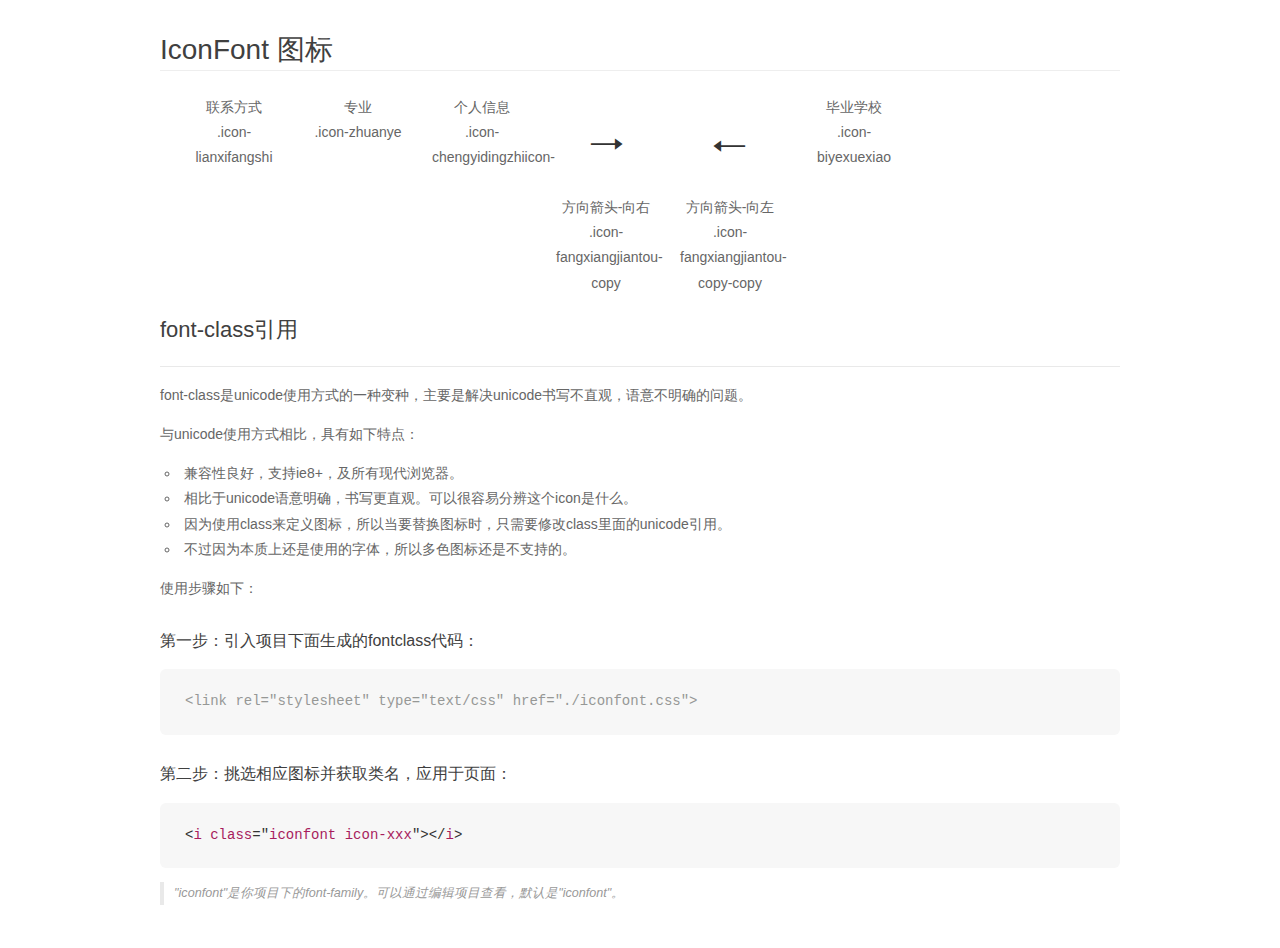
<file: font/demo_fontclass (2).html>
<!DOCTYPE html>
<html>
<head>
    <meta charset="utf-8"/>
    <title>IconFont</title>
    <link rel="stylesheet" href="demo.css">
    <link rel="stylesheet" href="iconfont.css">
</head>
<body>
    <div class="main markdown">
        <h1>IconFont 图标</h1>
        <ul class="icon_lists clear">
            
                <li>
                <i class="icon iconfont icon-lianxifangshi"></i>
                    <div class="name">联系方式</div>
                    <div class="fontclass">.icon-lianxifangshi</div>
                </li>
            
                <li>
                <i class="icon iconfont icon-zhuanye"></i>
                    <div class="name">专业</div>
                    <div class="fontclass">.icon-zhuanye</div>
                </li>
            
                <li>
                <i class="icon iconfont icon-chengyidingzhiicon-"></i>
                    <div class="name">个人信息</div>
                    <div class="fontclass">.icon-chengyidingzhiicon-</div>
                </li>
            
                <li>
                <i class="icon iconfont icon-fangxiangjiantou-copy"></i>
                    <div class="name">方向箭头-向右</div>
                    <div class="fontclass">.icon-fangxiangjiantou-copy</div>
                </li>
            
                <li>
                <i class="icon iconfont icon-fangxiangjiantou-copy-copy"></i>
                    <div class="name">方向箭头-向左</div>
                    <div class="fontclass">.icon-fangxiangjiantou-copy-copy</div>
                </li>
            
                <li>
                <i class="icon iconfont icon-biyexuexiao"></i>
                    <div class="name">毕业学校</div>
                    <div class="fontclass">.icon-biyexuexiao</div>
                </li>
            
        </ul>

        <h2 id="font-class-">font-class引用</h2>
        <hr>

        <p>font-class是unicode使用方式的一种变种，主要是解决unicode书写不直观，语意不明确的问题。</p>
        <p>与unicode使用方式相比，具有如下特点：</p>
        <ul>
        <li>兼容性良好，支持ie8+，及所有现代浏览器。</li>
        <li>相比于unicode语意明确，书写更直观。可以很容易分辨这个icon是什么。</li>
        <li>因为使用class来定义图标，所以当要替换图标时，只需要修改class里面的unicode引用。</li>
        <li>不过因为本质上还是使用的字体，所以多色图标还是不支持的。</li>
        </ul>
        <p>使用步骤如下：</p>
        <h3 id="-fontclass-">第一步：引入项目下面生成的fontclass代码：</h3>


        <pre><code class="lang-js hljs javascript"><span class="hljs-comment">&lt;link rel="stylesheet" type="text/css" href="./iconfont.css"&gt;</span></code></pre>
        <h3 id="-">第二步：挑选相应图标并获取类名，应用于页面：</h3>
        <pre><code class="lang-css hljs">&lt;<span class="hljs-selector-tag">i</span> <span class="hljs-selector-tag">class</span>="<span class="hljs-selector-tag">iconfont</span> <span class="hljs-selector-tag">icon-xxx</span>"&gt;&lt;/<span class="hljs-selector-tag">i</span>&gt;</code></pre>
        <blockquote>
        <p>"iconfont"是你项目下的font-family。可以通过编辑项目查看，默认是"iconfont"。</p>
        </blockquote>
    </div>
</body>
</html>
</file>
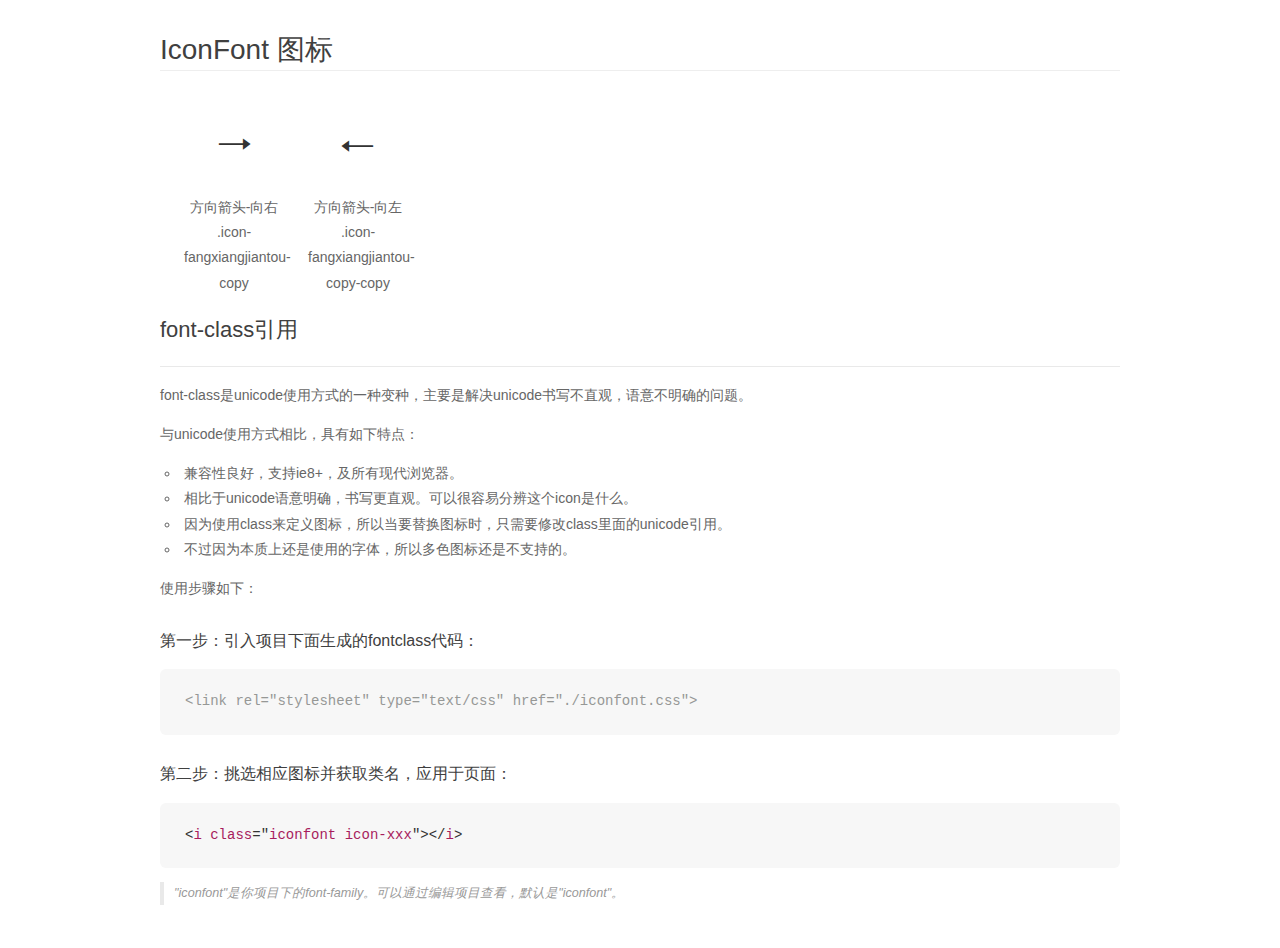
<file: font/demo_fontclass.html>
<!DOCTYPE html>
<html>
<head>
    <meta charset="utf-8"/>
    <title>IconFont</title>
    <link rel="stylesheet" href="demo.css">
    <link rel="stylesheet" href="iconfont.css">
</head>
<body>
    <div class="main markdown">
        <h1>IconFont 图标</h1>
        <ul class="icon_lists clear">
            
                <li>
                <i class="icon iconfont icon-fangxiangjiantou-copy"></i>
                    <div class="name">方向箭头-向右</div>
                    <div class="fontclass">.icon-fangxiangjiantou-copy</div>
                </li>
            
                <li>
                <i class="icon iconfont icon-fangxiangjiantou-copy-copy"></i>
                    <div class="name">方向箭头-向左</div>
                    <div class="fontclass">.icon-fangxiangjiantou-copy-copy</div>
                </li>
            
        </ul>

        <h2 id="font-class-">font-class引用</h2>
        <hr>

        <p>font-class是unicode使用方式的一种变种，主要是解决unicode书写不直观，语意不明确的问题。</p>
        <p>与unicode使用方式相比，具有如下特点：</p>
        <ul>
        <li>兼容性良好，支持ie8+，及所有现代浏览器。</li>
        <li>相比于unicode语意明确，书写更直观。可以很容易分辨这个icon是什么。</li>
        <li>因为使用class来定义图标，所以当要替换图标时，只需要修改class里面的unicode引用。</li>
        <li>不过因为本质上还是使用的字体，所以多色图标还是不支持的。</li>
        </ul>
        <p>使用步骤如下：</p>
        <h3 id="-fontclass-">第一步：引入项目下面生成的fontclass代码：</h3>


        <pre><code class="lang-js hljs javascript"><span class="hljs-comment">&lt;link rel="stylesheet" type="text/css" href="./iconfont.css"&gt;</span></code></pre>
        <h3 id="-">第二步：挑选相应图标并获取类名，应用于页面：</h3>
        <pre><code class="lang-css hljs">&lt;<span class="hljs-selector-tag">i</span> <span class="hljs-selector-tag">class</span>="<span class="hljs-selector-tag">iconfont</span> <span class="hljs-selector-tag">icon-xxx</span>"&gt;&lt;/<span class="hljs-selector-tag">i</span>&gt;</code></pre>
        <blockquote>
        <p>"iconfont"是你项目下的font-family。可以通过编辑项目查看，默认是"iconfont"。</p>
        </blockquote>
    </div>
</body>
</html>
</file>
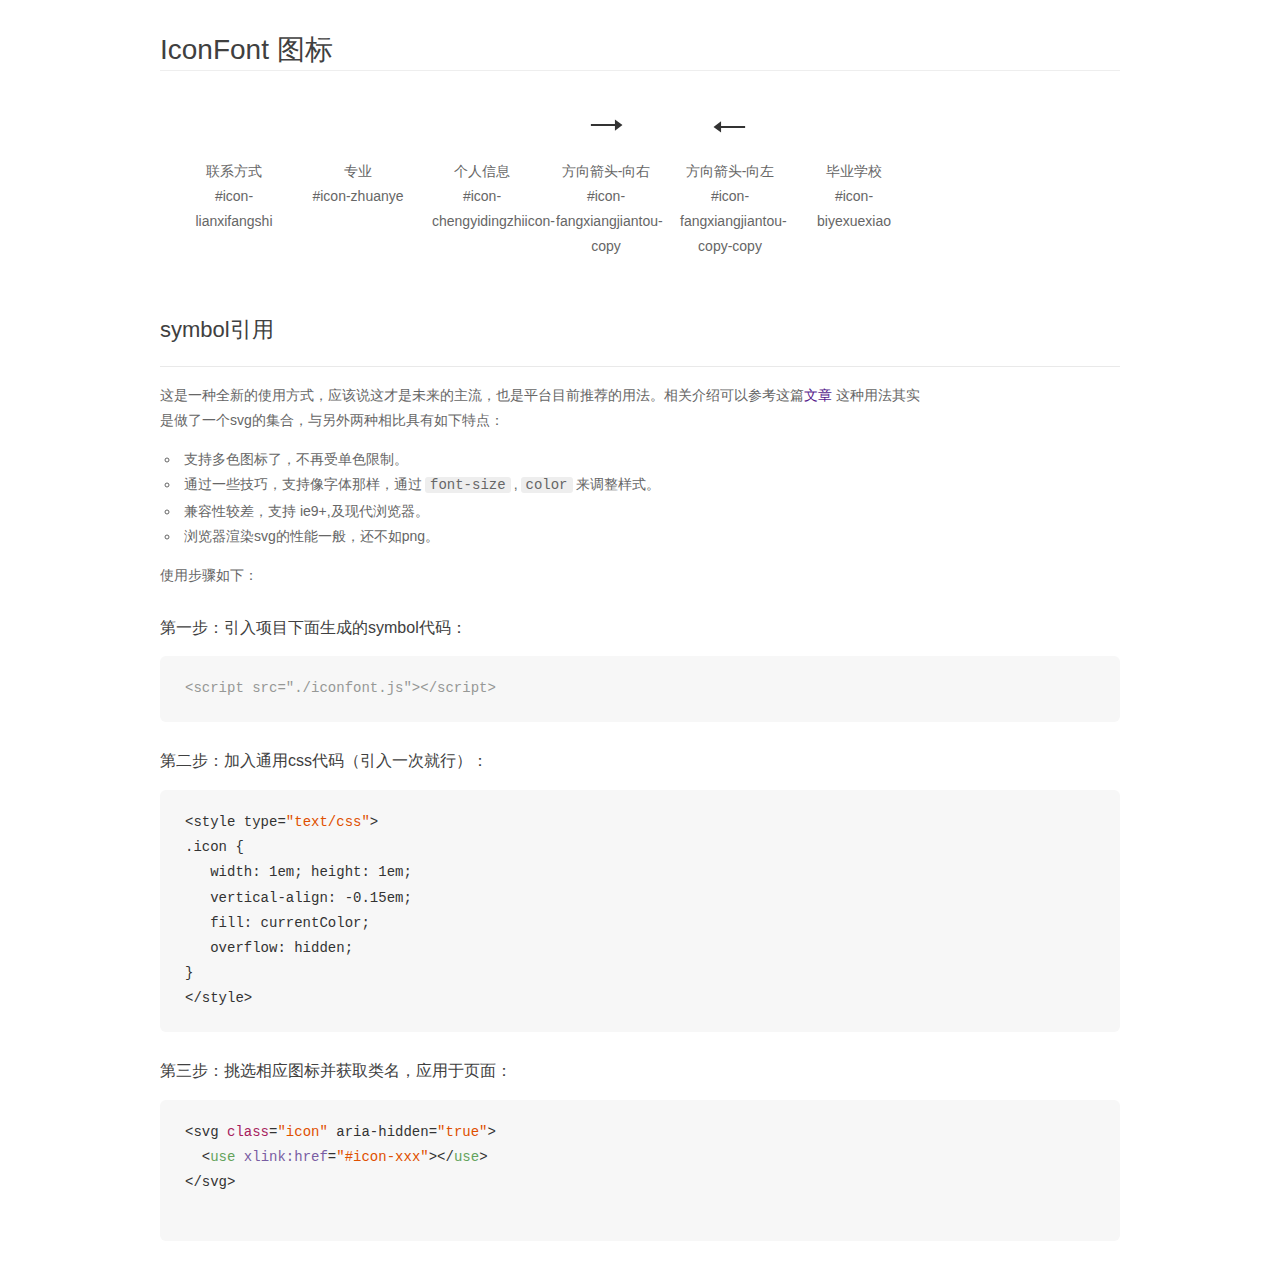
<file: font/demo_symbol - 副本.html>
<!DOCTYPE html>
<html>
<head>
    <meta charset="utf-8"/>
    <title>IconFont</title>
    <link rel="stylesheet" href="demo.css">
    <script src="iconfont.js"></script>

    <style type="text/css">
        .icon {
          /* 通过设置 font-size 来改变图标大小 */
          width: 1em; height: 1em;
          /* 图标和文字相邻时，垂直对齐 */
          vertical-align: -0.15em;
          /* 通过设置 color 来改变 SVG 的颜色/fill */
          fill: currentColor;
          /* path 和 stroke 溢出 viewBox 部分在 IE 下会显示
             normalize.css 中也包含这行 */
          overflow: hidden;
        }

    </style>
</head>
<body>
    <div class="main markdown">
        <h1>IconFont 图标</h1>
        <ul class="icon_lists clear">
            
                <li>
                    <svg class="icon" aria-hidden="true">
                        <use xlink:href="#icon-lianxifangshi"></use>
                    </svg>
                    <div class="name">联系方式</div>
                    <div class="fontclass">#icon-lianxifangshi</div>
                </li>
            
                <li>
                    <svg class="icon" aria-hidden="true">
                        <use xlink:href="#icon-zhuanye"></use>
                    </svg>
                    <div class="name">专业</div>
                    <div class="fontclass">#icon-zhuanye</div>
                </li>
            
                <li>
                    <svg class="icon" aria-hidden="true">
                        <use xlink:href="#icon-chengyidingzhiicon-"></use>
                    </svg>
                    <div class="name">个人信息</div>
                    <div class="fontclass">#icon-chengyidingzhiicon-</div>
                </li>
            
                <li>
                    <svg class="icon" aria-hidden="true">
                        <use xlink:href="#icon-fangxiangjiantou-copy"></use>
                    </svg>
                    <div class="name">方向箭头-向右</div>
                    <div class="fontclass">#icon-fangxiangjiantou-copy</div>
                </li>
            
                <li>
                    <svg class="icon" aria-hidden="true">
                        <use xlink:href="#icon-fangxiangjiantou-copy-copy"></use>
                    </svg>
                    <div class="name">方向箭头-向左</div>
                    <div class="fontclass">#icon-fangxiangjiantou-copy-copy</div>
                </li>
            
                <li>
                    <svg class="icon" aria-hidden="true">
                        <use xlink:href="#icon-biyexuexiao"></use>
                    </svg>
                    <div class="name">毕业学校</div>
                    <div class="fontclass">#icon-biyexuexiao</div>
                </li>
            
        </ul>


        <h2 id="symbol-">symbol引用</h2>
        <hr>

        <p>这是一种全新的使用方式，应该说这才是未来的主流，也是平台目前推荐的用法。相关介绍可以参考这篇<a href="">文章</a>
        这种用法其实是做了一个svg的集合，与另外两种相比具有如下特点：</p>
        <ul>
          <li>支持多色图标了，不再受单色限制。</li>
          <li>通过一些技巧，支持像字体那样，通过<code>font-size</code>,<code>color</code>来调整样式。</li>
          <li>兼容性较差，支持 ie9+,及现代浏览器。</li>
          <li>浏览器渲染svg的性能一般，还不如png。</li>
        </ul>
        <p>使用步骤如下：</p>
        <h3 id="-symbol-">第一步：引入项目下面生成的symbol代码：</h3>
        <pre><code class="lang-js hljs javascript"><span class="hljs-comment">&lt;script src="./iconfont.js"&gt;&lt;/script&gt;</span></code></pre>
        <h3 id="-css-">第二步：加入通用css代码（引入一次就行）：</h3>
        <pre><code class="lang-js hljs javascript">&lt;style type=<span class="hljs-string">"text/css"</span>&gt;
.icon {
   width: <span class="hljs-number">1</span>em; height: <span class="hljs-number">1</span>em;
   vertical-align: <span class="hljs-number">-0.15</span>em;
   fill: currentColor;
   overflow: hidden;
}
&lt;<span class="hljs-regexp">/style&gt;</span></code></pre>
        <h3 id="-">第三步：挑选相应图标并获取类名，应用于页面：</h3>
        <pre><code class="lang-js hljs javascript">&lt;svg <span class="hljs-class"><span class="hljs-keyword">class</span></span>=<span class="hljs-string">"icon"</span> aria-hidden=<span class="hljs-string">"true"</span>&gt;<span class="xml"><span class="hljs-tag">
  &lt;<span class="hljs-name">use</span> <span class="hljs-attr">xlink:href</span>=<span class="hljs-string">"#icon-xxx"</span>&gt;</span><span class="hljs-tag">&lt;/<span class="hljs-name">use</span>&gt;</span>
</span>&lt;<span class="hljs-regexp">/svg&gt;
        </span></code></pre>
    </div>
</body>
</html>
</file>
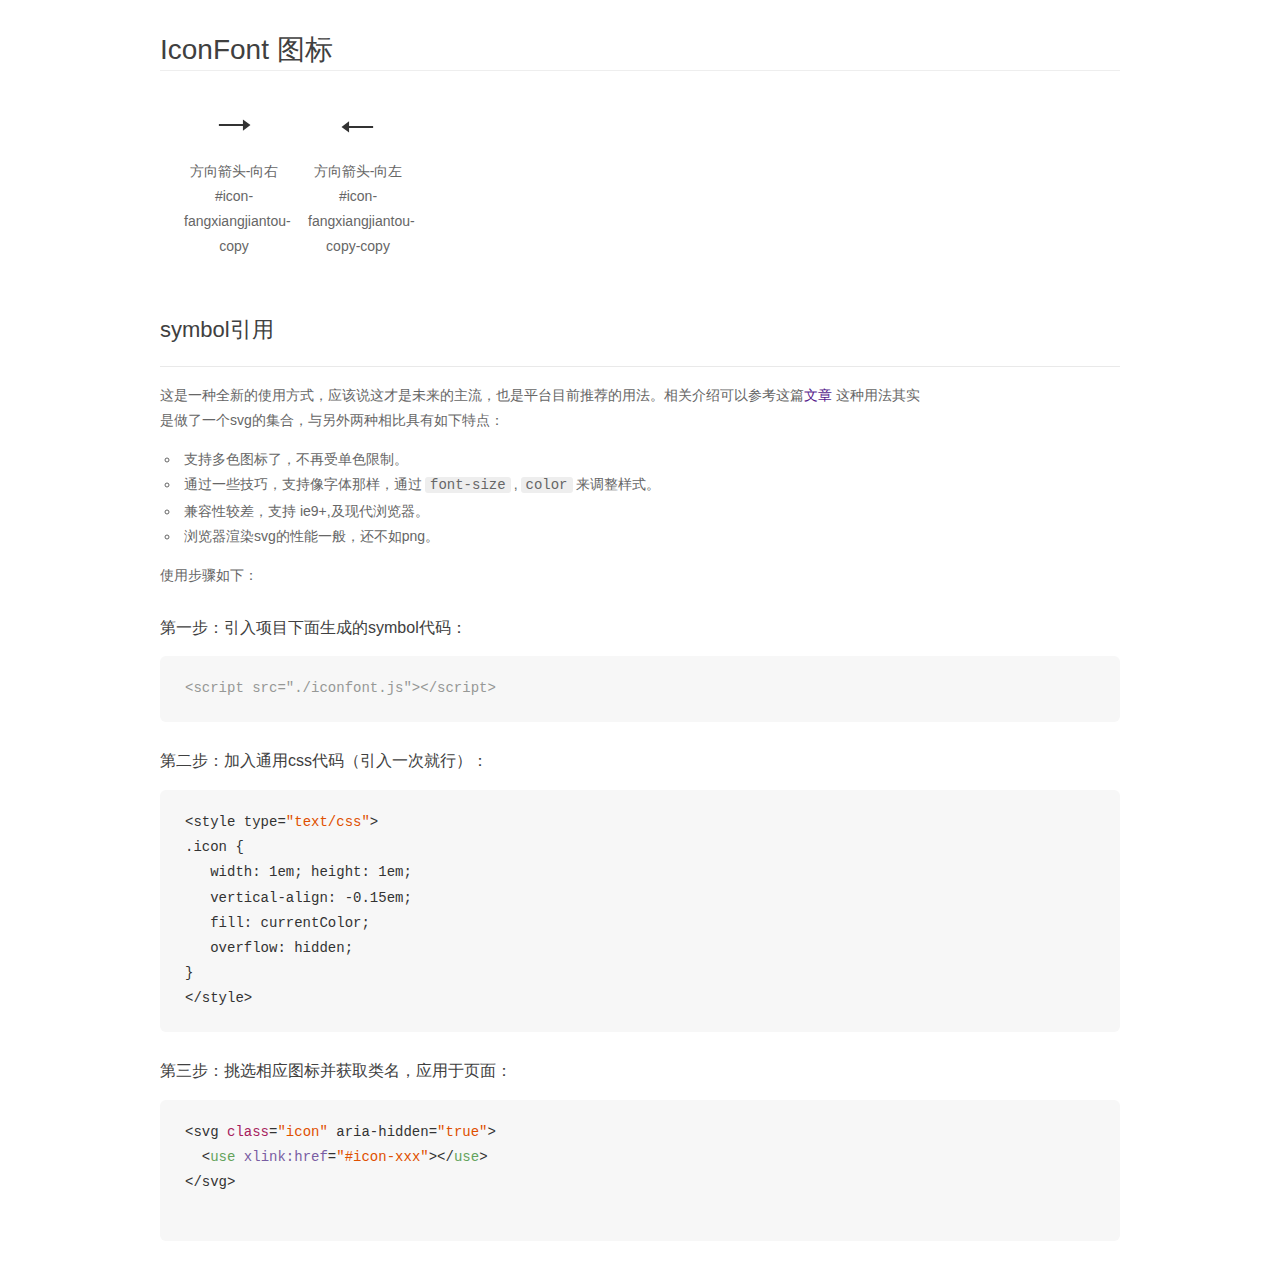
<file: font/demo_symbol.html>
<!DOCTYPE html>
<html>
<head>
    <meta charset="utf-8"/>
    <title>IconFont</title>
    <link rel="stylesheet" href="demo.css">
    <script src="iconfont.js"></script>

    <style type="text/css">
        .icon {
          /* 通过设置 font-size 来改变图标大小 */
          width: 1em; height: 1em;
          /* 图标和文字相邻时，垂直对齐 */
          vertical-align: -0.15em;
          /* 通过设置 color 来改变 SVG 的颜色/fill */
          fill: currentColor;
          /* path 和 stroke 溢出 viewBox 部分在 IE 下会显示
             normalize.css 中也包含这行 */
          overflow: hidden;
        }

    </style>
</head>
<body>
    <div class="main markdown">
        <h1>IconFont 图标</h1>
        <ul class="icon_lists clear">
            
                <li>
                    <svg class="icon" aria-hidden="true">
                        <use xlink:href="#icon-fangxiangjiantou-copy"></use>
                    </svg>
                    <div class="name">方向箭头-向右</div>
                    <div class="fontclass">#icon-fangxiangjiantou-copy</div>
                </li>
            
                <li>
                    <svg class="icon" aria-hidden="true">
                        <use xlink:href="#icon-fangxiangjiantou-copy-copy"></use>
                    </svg>
                    <div class="name">方向箭头-向左</div>
                    <div class="fontclass">#icon-fangxiangjiantou-copy-copy</div>
                </li>
            
        </ul>


        <h2 id="symbol-">symbol引用</h2>
        <hr>

        <p>这是一种全新的使用方式，应该说这才是未来的主流，也是平台目前推荐的用法。相关介绍可以参考这篇<a href="">文章</a>
        这种用法其实是做了一个svg的集合，与另外两种相比具有如下特点：</p>
        <ul>
          <li>支持多色图标了，不再受单色限制。</li>
          <li>通过一些技巧，支持像字体那样，通过<code>font-size</code>,<code>color</code>来调整样式。</li>
          <li>兼容性较差，支持 ie9+,及现代浏览器。</li>
          <li>浏览器渲染svg的性能一般，还不如png。</li>
        </ul>
        <p>使用步骤如下：</p>
        <h3 id="-symbol-">第一步：引入项目下面生成的symbol代码：</h3>
        <pre><code class="lang-js hljs javascript"><span class="hljs-comment">&lt;script src="./iconfont.js"&gt;&lt;/script&gt;</span></code></pre>
        <h3 id="-css-">第二步：加入通用css代码（引入一次就行）：</h3>
        <pre><code class="lang-js hljs javascript">&lt;style type=<span class="hljs-string">"text/css"</span>&gt;
.icon {
   width: <span class="hljs-number">1</span>em; height: <span class="hljs-number">1</span>em;
   vertical-align: <span class="hljs-number">-0.15</span>em;
   fill: currentColor;
   overflow: hidden;
}
&lt;<span class="hljs-regexp">/style&gt;</span></code></pre>
        <h3 id="-">第三步：挑选相应图标并获取类名，应用于页面：</h3>
        <pre><code class="lang-js hljs javascript">&lt;svg <span class="hljs-class"><span class="hljs-keyword">class</span></span>=<span class="hljs-string">"icon"</span> aria-hidden=<span class="hljs-string">"true"</span>&gt;<span class="xml"><span class="hljs-tag">
  &lt;<span class="hljs-name">use</span> <span class="hljs-attr">xlink:href</span>=<span class="hljs-string">"#icon-xxx"</span>&gt;</span><span class="hljs-tag">&lt;/<span class="hljs-name">use</span>&gt;</span>
</span>&lt;<span class="hljs-regexp">/svg&gt;
        </span></code></pre>
    </div>
</body>
</html>
</file>
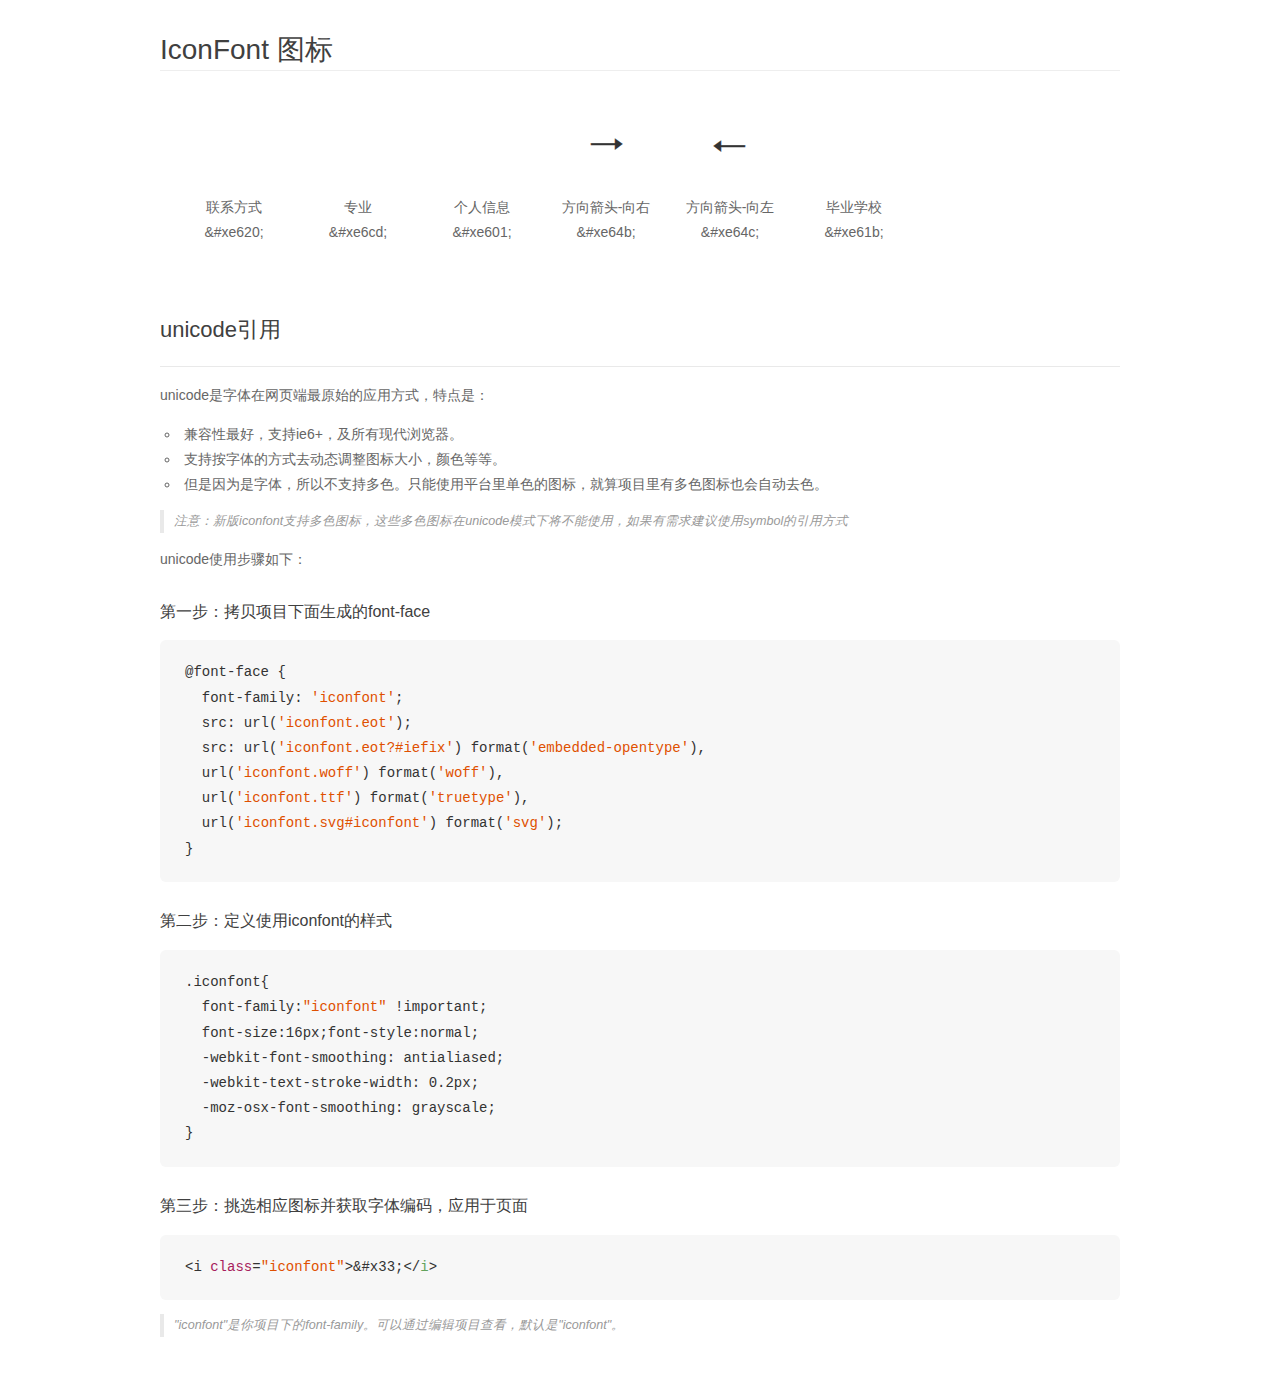
<file: font/demo_unicode - 副本.html>
<!DOCTYPE html>
<html>
<head>
    <meta charset="utf-8"/>
    <title>IconFont</title>
    <link rel="stylesheet" href="demo.css">

    <style type="text/css">

        @font-face {font-family: "iconfont";
          src: url('iconfont.eot'); /* IE9*/
          src: url('iconfont.eot#iefix') format('embedded-opentype'), /* IE6-IE8 */
          url('iconfont.woff') format('woff'), /* chrome, firefox */
          url('iconfont.ttf') format('truetype'), /* chrome, firefox, opera, Safari, Android, iOS 4.2+*/
          url('iconfont.svg#iconfont') format('svg'); /* iOS 4.1- */
        }

        .iconfont {
          font-family:"iconfont" !important;
          font-size:16px;
          font-style:normal;
          -webkit-font-smoothing: antialiased;
          -webkit-text-stroke-width: 0.2px;
          -moz-osx-font-smoothing: grayscale;
        }

    </style>
</head>
<body>
    <div class="main markdown">
        <h1>IconFont 图标</h1>
        <ul class="icon_lists clear">
            
                <li>
                <i class="icon iconfont">&#xe620;</i>
                    <div class="name">联系方式</div>
                    <div class="code">&amp;#xe620;</div>
                </li>
            
                <li>
                <i class="icon iconfont">&#xe6cd;</i>
                    <div class="name">专业</div>
                    <div class="code">&amp;#xe6cd;</div>
                </li>
            
                <li>
                <i class="icon iconfont">&#xe601;</i>
                    <div class="name">个人信息</div>
                    <div class="code">&amp;#xe601;</div>
                </li>
            
                <li>
                <i class="icon iconfont">&#xe64b;</i>
                    <div class="name">方向箭头-向右</div>
                    <div class="code">&amp;#xe64b;</div>
                </li>
            
                <li>
                <i class="icon iconfont">&#xe64c;</i>
                    <div class="name">方向箭头-向左</div>
                    <div class="code">&amp;#xe64c;</div>
                </li>
            
                <li>
                <i class="icon iconfont">&#xe61b;</i>
                    <div class="name">毕业学校</div>
                    <div class="code">&amp;#xe61b;</div>
                </li>
            
        </ul>
        <h2 id="unicode-">unicode引用</h2>
        <hr>

        <p>unicode是字体在网页端最原始的应用方式，特点是：</p>
        <ul>
        <li>兼容性最好，支持ie6+，及所有现代浏览器。</li>
        <li>支持按字体的方式去动态调整图标大小，颜色等等。</li>
        <li>但是因为是字体，所以不支持多色。只能使用平台里单色的图标，就算项目里有多色图标也会自动去色。</li>
        </ul>
        <blockquote>
        <p>注意：新版iconfont支持多色图标，这些多色图标在unicode模式下将不能使用，如果有需求建议使用symbol的引用方式</p>
        </blockquote>
        <p>unicode使用步骤如下：</p>
        <h3 id="-font-face">第一步：拷贝项目下面生成的font-face</h3>
        <pre><code class="lang-js hljs javascript">@font-face {
  font-family: <span class="hljs-string">'iconfont'</span>;
  src: url(<span class="hljs-string">'iconfont.eot'</span>);
  src: url(<span class="hljs-string">'iconfont.eot?#iefix'</span>) format(<span class="hljs-string">'embedded-opentype'</span>),
  url(<span class="hljs-string">'iconfont.woff'</span>) format(<span class="hljs-string">'woff'</span>),
  url(<span class="hljs-string">'iconfont.ttf'</span>) format(<span class="hljs-string">'truetype'</span>),
  url(<span class="hljs-string">'iconfont.svg#iconfont'</span>) format(<span class="hljs-string">'svg'</span>);
}
</code></pre>
        <h3 id="-iconfont-">第二步：定义使用iconfont的样式</h3>
        <pre><code class="lang-js hljs javascript">.iconfont{
  font-family:<span class="hljs-string">"iconfont"</span> !important;
  font-size:<span class="hljs-number">16</span>px;font-style:normal;
  -webkit-font-smoothing: antialiased;
  -webkit-text-stroke-width: <span class="hljs-number">0.2</span>px;
  -moz-osx-font-smoothing: grayscale;
}
</code></pre>
        <h3 id="-">第三步：挑选相应图标并获取字体编码，应用于页面</h3>
        <pre><code class="lang-js hljs javascript">&lt;i <span class="hljs-class"><span class="hljs-keyword">class</span></span>=<span class="hljs-string">"iconfont"</span>&gt;&amp;#x33;<span class="xml"><span class="hljs-tag">&lt;/<span class="hljs-name">i</span>&gt;</span></span></code></pre>

        <blockquote>
        <p>"iconfont"是你项目下的font-family。可以通过编辑项目查看，默认是"iconfont"。</p>
        </blockquote>
    </div>


</body>
</html>
</file>
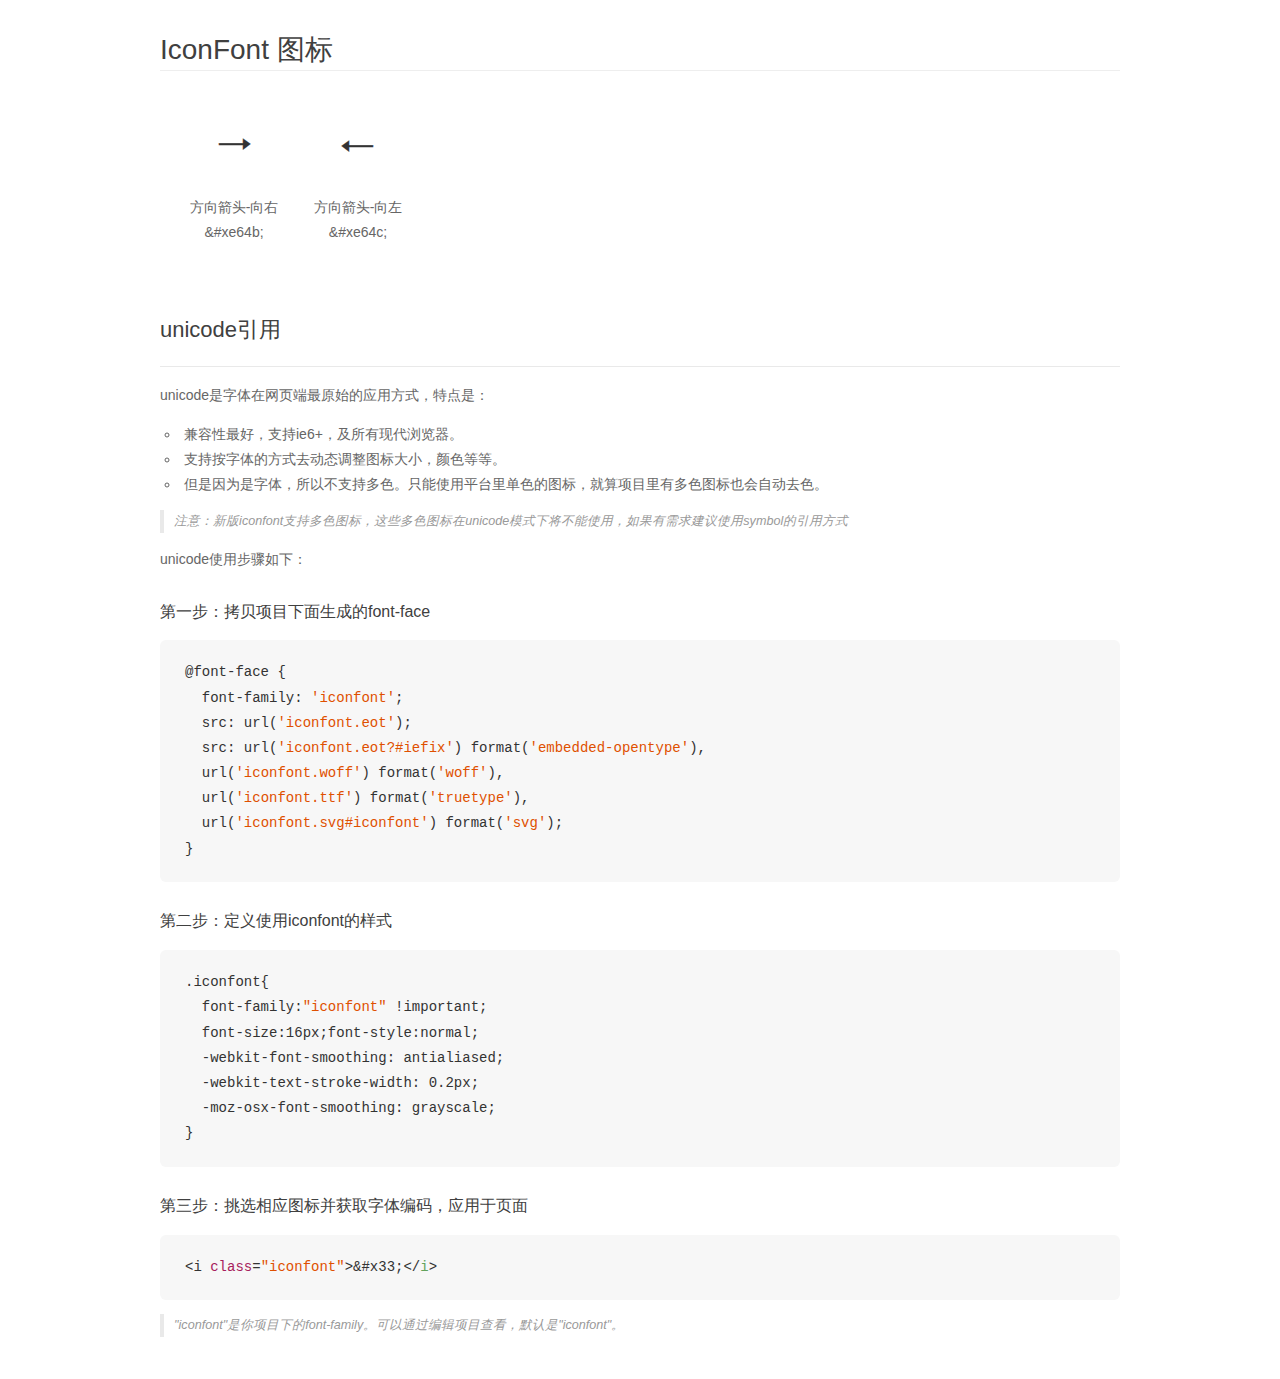
<file: font/demo_unicode.html>
<!DOCTYPE html>
<html>
<head>
    <meta charset="utf-8"/>
    <title>IconFont</title>
    <link rel="stylesheet" href="demo.css">

    <style type="text/css">

        @font-face {font-family: "iconfont";
          src: url('iconfont.eot'); /* IE9*/
          src: url('iconfont.eot#iefix') format('embedded-opentype'), /* IE6-IE8 */
          url('iconfont.woff') format('woff'), /* chrome, firefox */
          url('iconfont.ttf') format('truetype'), /* chrome, firefox, opera, Safari, Android, iOS 4.2+*/
          url('iconfont.svg#iconfont') format('svg'); /* iOS 4.1- */
        }

        .iconfont {
          font-family:"iconfont" !important;
          font-size:16px;
          font-style:normal;
          -webkit-font-smoothing: antialiased;
          -webkit-text-stroke-width: 0.2px;
          -moz-osx-font-smoothing: grayscale;
        }

    </style>
</head>
<body>
    <div class="main markdown">
        <h1>IconFont 图标</h1>
        <ul class="icon_lists clear">
            
                <li>
                <i class="icon iconfont">&#xe64b;</i>
                    <div class="name">方向箭头-向右</div>
                    <div class="code">&amp;#xe64b;</div>
                </li>
            
                <li>
                <i class="icon iconfont">&#xe64c;</i>
                    <div class="name">方向箭头-向左</div>
                    <div class="code">&amp;#xe64c;</div>
                </li>
            
        </ul>
        <h2 id="unicode-">unicode引用</h2>
        <hr>

        <p>unicode是字体在网页端最原始的应用方式，特点是：</p>
        <ul>
        <li>兼容性最好，支持ie6+，及所有现代浏览器。</li>
        <li>支持按字体的方式去动态调整图标大小，颜色等等。</li>
        <li>但是因为是字体，所以不支持多色。只能使用平台里单色的图标，就算项目里有多色图标也会自动去色。</li>
        </ul>
        <blockquote>
        <p>注意：新版iconfont支持多色图标，这些多色图标在unicode模式下将不能使用，如果有需求建议使用symbol的引用方式</p>
        </blockquote>
        <p>unicode使用步骤如下：</p>
        <h3 id="-font-face">第一步：拷贝项目下面生成的font-face</h3>
        <pre><code class="lang-js hljs javascript">@font-face {
  font-family: <span class="hljs-string">'iconfont'</span>;
  src: url(<span class="hljs-string">'iconfont.eot'</span>);
  src: url(<span class="hljs-string">'iconfont.eot?#iefix'</span>) format(<span class="hljs-string">'embedded-opentype'</span>),
  url(<span class="hljs-string">'iconfont.woff'</span>) format(<span class="hljs-string">'woff'</span>),
  url(<span class="hljs-string">'iconfont.ttf'</span>) format(<span class="hljs-string">'truetype'</span>),
  url(<span class="hljs-string">'iconfont.svg#iconfont'</span>) format(<span class="hljs-string">'svg'</span>);
}
</code></pre>
        <h3 id="-iconfont-">第二步：定义使用iconfont的样式</h3>
        <pre><code class="lang-js hljs javascript">.iconfont{
  font-family:<span class="hljs-string">"iconfont"</span> !important;
  font-size:<span class="hljs-number">16</span>px;font-style:normal;
  -webkit-font-smoothing: antialiased;
  -webkit-text-stroke-width: <span class="hljs-number">0.2</span>px;
  -moz-osx-font-smoothing: grayscale;
}
</code></pre>
        <h3 id="-">第三步：挑选相应图标并获取字体编码，应用于页面</h3>
        <pre><code class="lang-js hljs javascript">&lt;i <span class="hljs-class"><span class="hljs-keyword">class</span></span>=<span class="hljs-string">"iconfont"</span>&gt;&amp;#x33;<span class="xml"><span class="hljs-tag">&lt;/<span class="hljs-name">i</span>&gt;</span></span></code></pre>

        <blockquote>
        <p>"iconfont"是你项目下的font-family。可以通过编辑项目查看，默认是"iconfont"。</p>
        </blockquote>
    </div>


</body>
</html>
</file>
<file: font/iconfont.css>
@font-face {font-family: "iconfont";
  src: url('iconfont.eot?t=1503651963975'); /* IE9*/
  src: url('iconfont.eot?t=1503651963975#iefix') format('embedded-opentype'), /* IE6-IE8 */
  url('iconfont.woff?t=1503651963975') format('woff'), /* chrome, firefox */
  url('iconfont.ttf?t=1503651963975') format('truetype'), /* chrome, firefox, opera, Safari, Android, iOS 4.2+*/
  url('iconfont.svg?t=1503651963975#iconfont') format('svg'); /* iOS 4.1- */
}

.iconfont {
  font-family:"iconfont" !important;
  font-size:16px;
  font-style:normal;
  -webkit-font-smoothing: antialiased;
  -moz-osx-font-smoothing: grayscale;
}

.icon-fangxiangjiantou-copy:before { content: "\e64b"; }

.icon-fangxiangjiantou-copy-copy:before { content: "\e64c"; }
</file>
<file: font/demo.css>
*{margin: 0;padding: 0;list-style: none;}
/*
KISSY CSS Reset
理念：1. reset 的目的不是清除浏览器的默认样式，这仅是部分工作。清除和重置是紧密不可分的。
2. reset 的目的不是让默认样式在所有浏览器下一致，而是减少默认样式有可能带来的问题。
3. reset 期望提供一套普适通用的基础样式。但没有银弹，推荐根据具体需求，裁剪和修改后再使用。
特色：1. 适应中文；2. 基于最新主流浏览器。
维护：玉伯<lifesinger@gmail.com>, 正淳<ragecarrier@gmail.com>
 */

/** 清除内外边距 **/
body, h1, h2, h3, h4, h5, h6, hr, p, blockquote, /* structural elements 结构元素 */
dl, dt, dd, ul, ol, li, /* list elements 列表元素 */
pre, /* text formatting elements 文本格式元素 */
form, fieldset, legend, button, input, textarea, /* form elements 表单元素 */
th, td /* table elements 表格元素 */ {
  margin: 0;
  padding: 0;
}

/** 设置默认字体 **/
body,
button, input, select, textarea /* for ie */ {
  font: 12px/1.5 tahoma, arial, \5b8b\4f53, sans-serif;
}
h1, h2, h3, h4, h5, h6 { font-size: 100%; }
address, cite, dfn, em, var { font-style: normal; } /* 将斜体扶正 */
code, kbd, pre, samp { font-family: courier new, courier, monospace; } /* 统一等宽字体 */
small { font-size: 12px; } /* 小于 12px 的中文很难阅读，让 small 正常化 */

/** 重置列表元素 **/
ul, ol { list-style: none; }

/** 重置文本格式元素 **/
a { text-decoration: none; }
a:hover { text-decoration: underline; }


/** 重置表单元素 **/
legend { color: #000; } /* for ie6 */
fieldset, img { border: 0; } /* img 搭车：让链接里的 img 无边框 */
button, input, select, textarea { font-size: 100%; } /* 使得表单元素在 ie 下能继承字体大小 */
/* 注：optgroup 无法扶正 */

/** 重置表格元素 **/
table { border-collapse: collapse; border-spacing: 0; }

/* 清除浮动 */
.ks-clear:after, .clear:after {
  content: '\20';
  display: block;
  height: 0;
  clear: both;
}
.ks-clear, .clear {
  *zoom: 1;
}

.main {
  padding: 30px 100px;
width: 960px;
margin: 0 auto;
}
.main h1{font-size:36px; color:#333; text-align:left;margin-bottom:30px; border-bottom: 1px solid #eee;}

.helps{margin-top:40px;}
.helps pre{
  padding:20px;
  margin:10px 0;
  border:solid 1px #e7e1cd;
  background-color: #fffdef;
  overflow: auto;
}

.icon_lists{
  width: 100% !important;

}

.icon_lists li{
  float:left;
  width: 100px;
  height:180px;
  text-align: center;
  list-style: none !important;
}
.icon_lists .icon{
  font-size: 42px;
  line-height: 100px;
  margin: 10px 0;
  color:#333;
  -webkit-transition: font-size 0.25s ease-out 0s;
  -moz-transition: font-size 0.25s ease-out 0s;
  transition: font-size 0.25s ease-out 0s;

}
.icon_lists .icon:hover{
  font-size: 100px;
}



.markdown {
  color: #666;
  font-size: 14px;
  line-height: 1.8;
}

.highlight {
  line-height: 1.5;
}

.markdown img {
  vertical-align: middle;
  max-width: 100%;
}

.markdown h1 {
  color: #404040;
  font-weight: 500;
  line-height: 40px;
  margin-bottom: 24px;
}

.markdown h2,
.markdown h3,
.markdown h4,
.markdown h5,
.markdown h6 {
  color: #404040;
  margin: 1.6em 0 0.6em 0;
  font-weight: 500;
  clear: both;
}

.markdown h1 {
  font-size: 28px;
}

.markdown h2 {
  font-size: 22px;
}

.markdown h3 {
  font-size: 16px;
}

.markdown h4 {
  font-size: 14px;
}

.markdown h5 {
  font-size: 12px;
}

.markdown h6 {
  font-size: 12px;
}

.markdown hr {
  height: 1px;
  border: 0;
  background: #e9e9e9;
  margin: 16px 0;
  clear: both;
}

.markdown p,
.markdown pre {
  margin: 1em 0;
}

.markdown > p,
.markdown > blockquote,
.markdown > .highlight,
.markdown > ol,
.markdown > ul {
  width: 80%;
}

.markdown ul > li {
  list-style: circle;
}

.markdown > ul li,
.markdown blockquote ul > li {
  margin-left: 20px;
  padding-left: 4px;
}

.markdown > ul li p,
.markdown > ol li p {
  margin: 0.6em 0;
}

.markdown ol > li {
  list-style: decimal;
}

.markdown > ol li,
.markdown blockquote ol > li {
  margin-left: 20px;
  padding-left: 4px;
}

.markdown code {
  margin: 0 3px;
  padding: 0 5px;
  background: #eee;
  border-radius: 3px;
}

.markdown pre {
  border-radius: 6px;
  background: #f7f7f7;
  padding: 20px;
}

.markdown pre code {
  border: none;
  background: #f7f7f7;
  margin: 0;
}

.markdown strong,
.markdown b {
  font-weight: 600;
}

.markdown > table {
  border-collapse: collapse;
  border-spacing: 0px;
  empty-cells: show;
  border: 1px solid #e9e9e9;
  width: 95%;
  margin-bottom: 24px;
}

.markdown > table th {
  white-space: nowrap;
  color: #333;
  font-weight: 600;

}

.markdown > table th,
.markdown > table td {
  border: 1px solid #e9e9e9;
  padding: 8px 16px;
  text-align: left;
}

.markdown > table th {
  background: #F7F7F7;
}

.markdown blockquote {
  font-size: 90%;
  color: #999;
  border-left: 4px solid #e9e9e9;
  padding-left: 0.8em;
  margin: 1em 0;
  font-style: italic;
}

.markdown blockquote p {
  margin: 0;
}

.markdown .anchor {
  opacity: 0;
  transition: opacity 0.3s ease;
  margin-left: 8px;
}

.markdown .waiting {
  color: #ccc;
}

.markdown h1:hover .anchor,
.markdown h2:hover .anchor,
.markdown h3:hover .anchor,
.markdown h4:hover .anchor,
.markdown h5:hover .anchor,
.markdown h6:hover .anchor {
  opacity: 1;
  display: inline-block;
}

.markdown > br,
.markdown > p > br {
  clear: both;
}


.hljs {
  display: block;
  background: white;
  padding: 0.5em;
  color: #333333;
  overflow-x: auto;
}

.hljs-comment,
.hljs-meta {
  color: #969896;
}

.hljs-string,
.hljs-variable,
.hljs-template-variable,
.hljs-strong,
.hljs-emphasis,
.hljs-quote {
  color: #df5000;
}

.hljs-keyword,
.hljs-selector-tag,
.hljs-type {
  color: #a71d5d;
}

.hljs-literal,
.hljs-symbol,
.hljs-bullet,
.hljs-attribute {
  color: #0086b3;
}

.hljs-section,
.hljs-name {
  color: #63a35c;
}

.hljs-tag {
  color: #333333;
}

.hljs-title,
.hljs-attr,
.hljs-selector-id,
.hljs-selector-class,
.hljs-selector-attr,
.hljs-selector-pseudo {
  color: #795da3;
}

.hljs-addition {
  color: #55a532;
  background-color: #eaffea;
}

.hljs-deletion {
  color: #bd2c00;
  background-color: #ffecec;
}

.hljs-link {
  text-decoration: underline;
}

pre{
  background: #fff;
}
</file>
